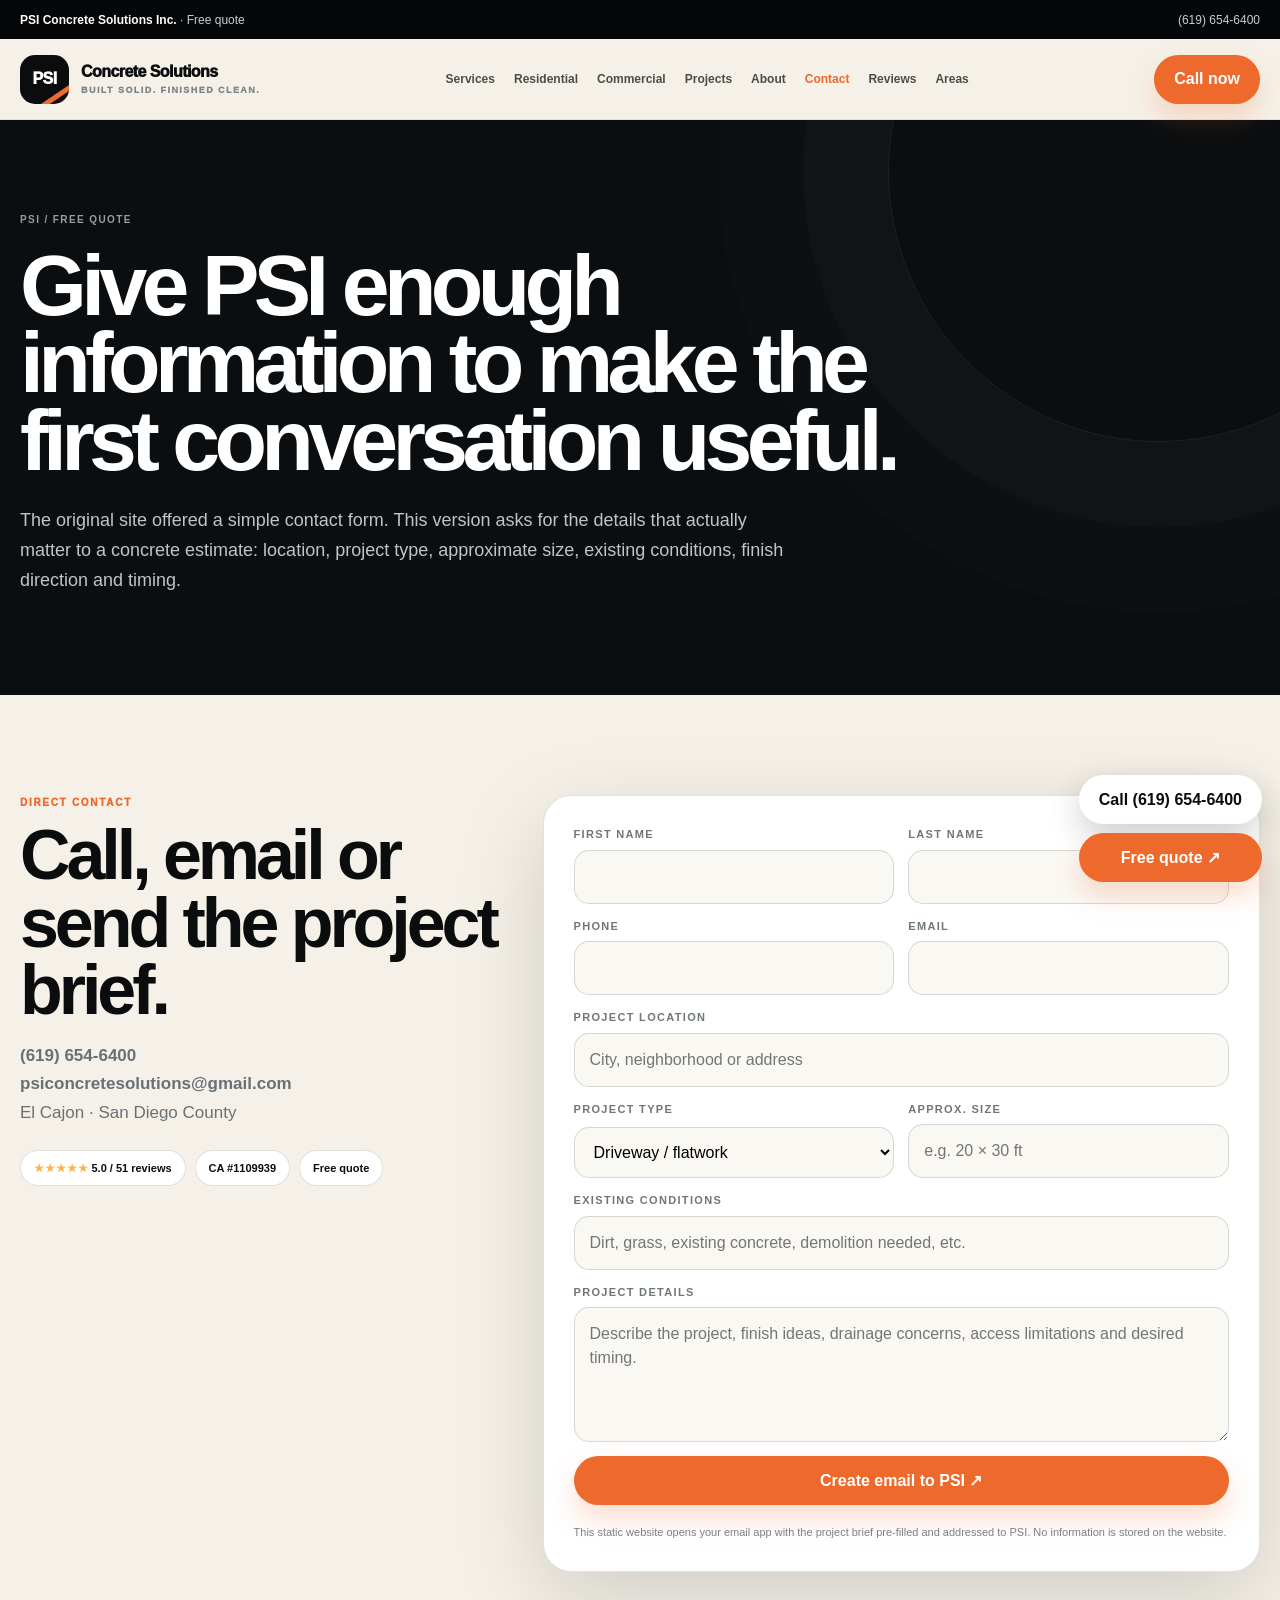
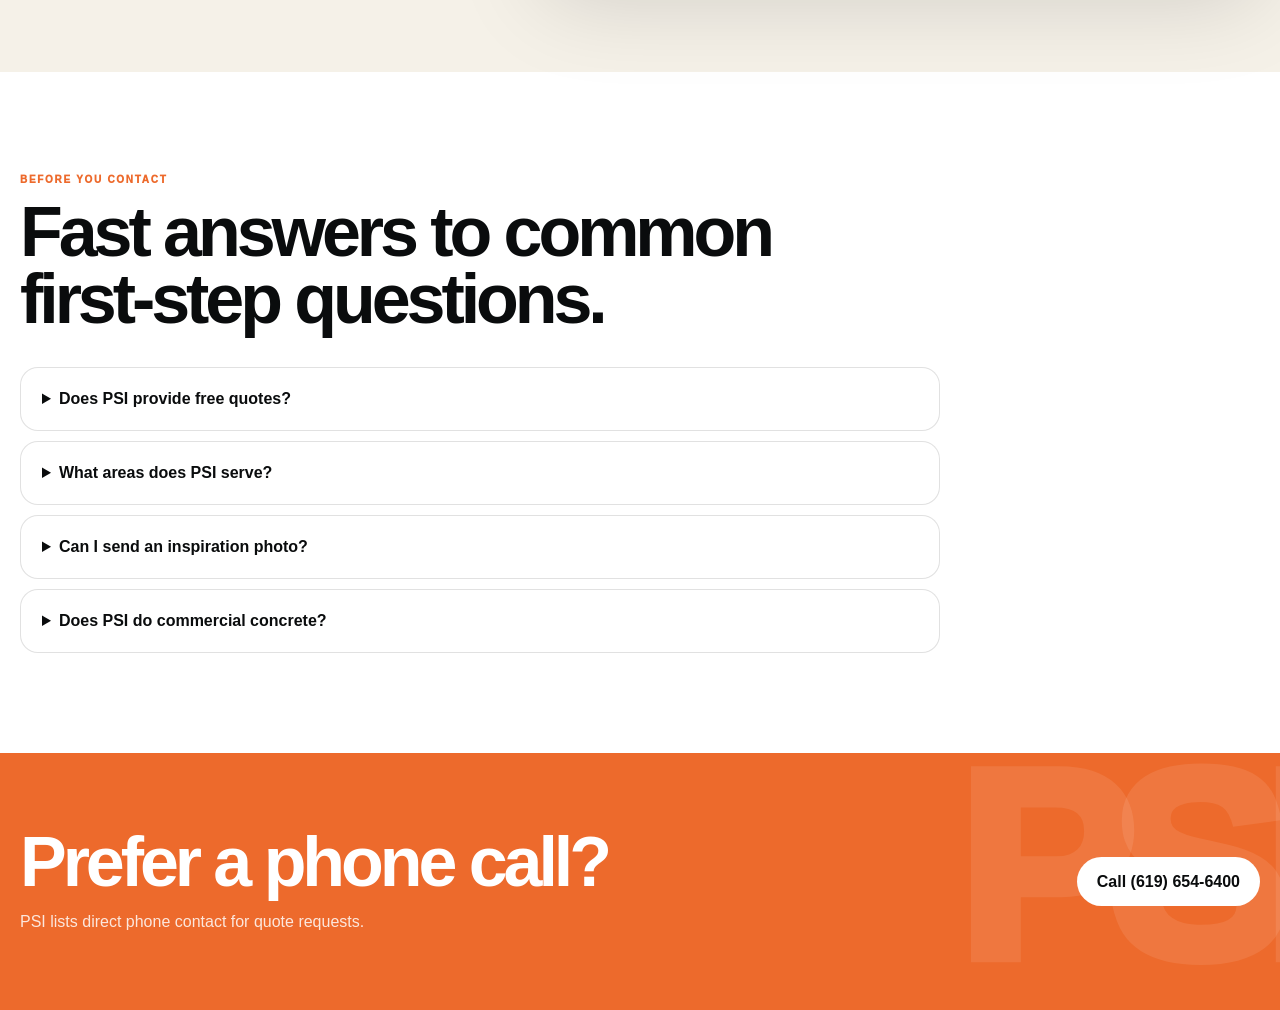
<file: contact.html>
<!doctype html><html lang="en"><head><meta charset="utf-8"><meta name="viewport" content="width=device-width,initial-scale=1"><title>Free Concrete Quote | PSI Concrete Solutions</title><meta name="description" content="Request a free quote from PSI Concrete Solutions Inc. in El Cajon. Call (619) 654-6400 or send project details online."><link rel="stylesheet" href="styles.css"></head><body><div class="top"><div class="wrap"><span><strong>PSI Concrete Solutions Inc.</strong> · Free quote</span><span><a href="tel:+16196546400">(619) 654-6400</a></span></div></div><header class="header"><div class="wrap nav"><a class="brand" href="index.html"><span class="mark">PSI</span><span>Concrete Solutions<small>Built solid. Finished clean.</small></span></a><nav class="links"><a href="services.html">Services</a><a href="residential.html">Residential</a><a href="commercial.html">Commercial</a><a href="projects.html">Projects</a><a href="about.html">About</a><a class="active" href="contact.html">Contact</a></nav><div class="nav-actions"><a class="btn orange" href="tel:+16196546400">Call now</a><button class="menu" data-menu>☰</button></div></div></header><div class="mobile-nav" data-mobile-nav><a href="services.html"><span>Services</span><span>↗</span></a><a href="projects.html"><span>Projects</span><span>↗</span></a><a href="reviews.html"><span>Reviews</span><span>↗</span></a><a href="contact.html"><span>Contact</span><span>↗</span></a></div><main><section class="subhero"><div class="wrap"><div class="crumb">PSI / Free Quote</div><h1>Give PSI enough information to make the first conversation useful.</h1><p>The original site offered a simple contact form. This version asks for the details that actually matter to a concrete estimate: location, project type, approximate size, existing conditions, finish direction and timing.</p></div></section><section class="section"><div class="wrap quote-grid"><div class="quote-copy"><div class="eyebrow">Direct contact</div><h2>Call, email or send the project brief.</h2><p class="lede"><a href="tel:+16196546400"><b>(619) 654-6400</b></a><br><a href="mailto:psiconcretesolutions@gmail.com"><b>psiconcretesolutions@gmail.com</b></a><br>El Cajon · San Diego County</p><div class="trust-pills"><span class="trust-pill"><span class="stars">★★★★★</span> 5.0 / 51 reviews</span><span class="trust-pill">CA #1109939</span><span class="trust-pill">Free quote</span></div></div><form class="form" data-quote-form><div class="form-grid"><div class="field"><label>First name</label><input name="First name" required autocomplete="given-name"></div><div class="field"><label>Last name</label><input name="Last name" autocomplete="family-name"></div><div class="field"><label>Phone</label><input name="Phone" required autocomplete="tel"></div><div class="field"><label>Email</label><input type="email" name="Email" required autocomplete="email"></div><div class="field full"><label>Project location</label><input name="Project location" placeholder="City, neighborhood or address"></div><div class="field"><label>Project type</label><select name="Project type"><option>Driveway / flatwork</option><option>Patio / walkway</option><option>Stamped concrete</option><option>Stained concrete</option><option>Slab / pad</option><option>Commercial concrete</option><option>Repair / restoration</option><option>Other</option></select></div><div class="field"><label>Approx. size</label><input name="Approximate size" placeholder="e.g. 20 × 30 ft"></div><div class="field full"><label>Existing conditions</label><input name="Existing conditions" placeholder="Dirt, grass, existing concrete, demolition needed, etc."></div><div class="field full"><label>Project details</label><textarea name="Project details" placeholder="Describe the project, finish ideas, drainage concerns, access limitations and desired timing."></textarea></div><div class="field full"><button class="btn orange" type="submit">Create email to PSI ↗</button><div class="notice">This static website opens your email app with the project brief pre-filled and addressed to PSI. No information is stored on the website.</div></div></div></form></div></section><section class="section white"><div class="wrap"><div class="eyebrow">Before you contact</div><h2 style="max-width:840px">Fast answers to common first-step questions.</h2><div class="faq" style="margin-top:34px"><details><summary>Does PSI provide free quotes?</summary><p>Yes. PSI’s original site invites customers to book or request a free quote.</p></details><details><summary>What areas does PSI serve?</summary><p>Public service-area profiles include El Cajon, San Diego, Chula Vista, Oceanside, San Marcos and Vista, with surrounding San Diego County communities served based on project availability.</p></details><details><summary>Can I send an inspiration photo?</summary><p>Yes. The best approach is to reference a project from the PSI gallery or attach inspiration images when you email the company.</p></details><details><summary>Does PSI do commercial concrete?</summary><p>Yes. BBB describes PSI as providing both residential and commercial concrete services.</p></details></div></div></section></main><section class="cta"><div class="wrap cta-grid"><div><h2>Prefer a phone call?</h2><p>PSI lists direct phone contact for quote requests.</p></div><a class="btn light" href="tel:+16196546400">Call (619) 654-6400</a></div></section><script src="script.js"></script></body></html>
</file>
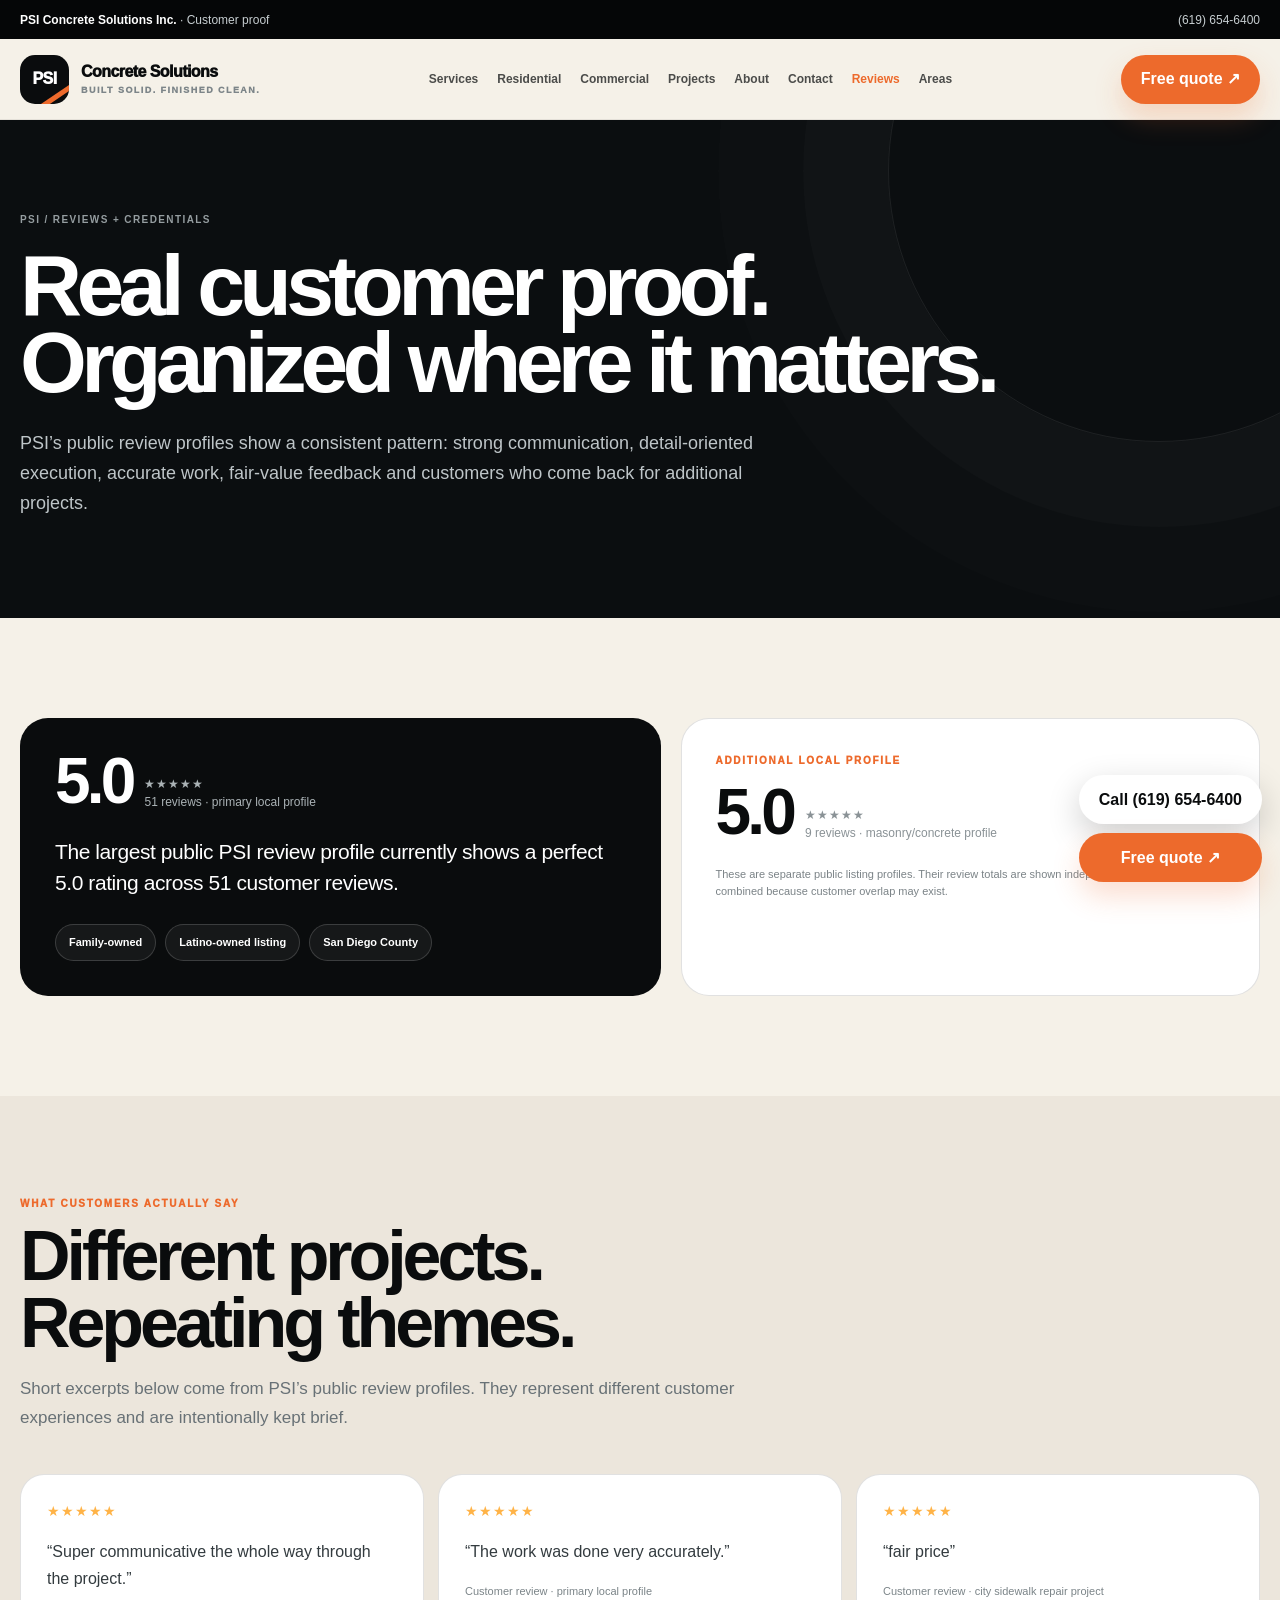
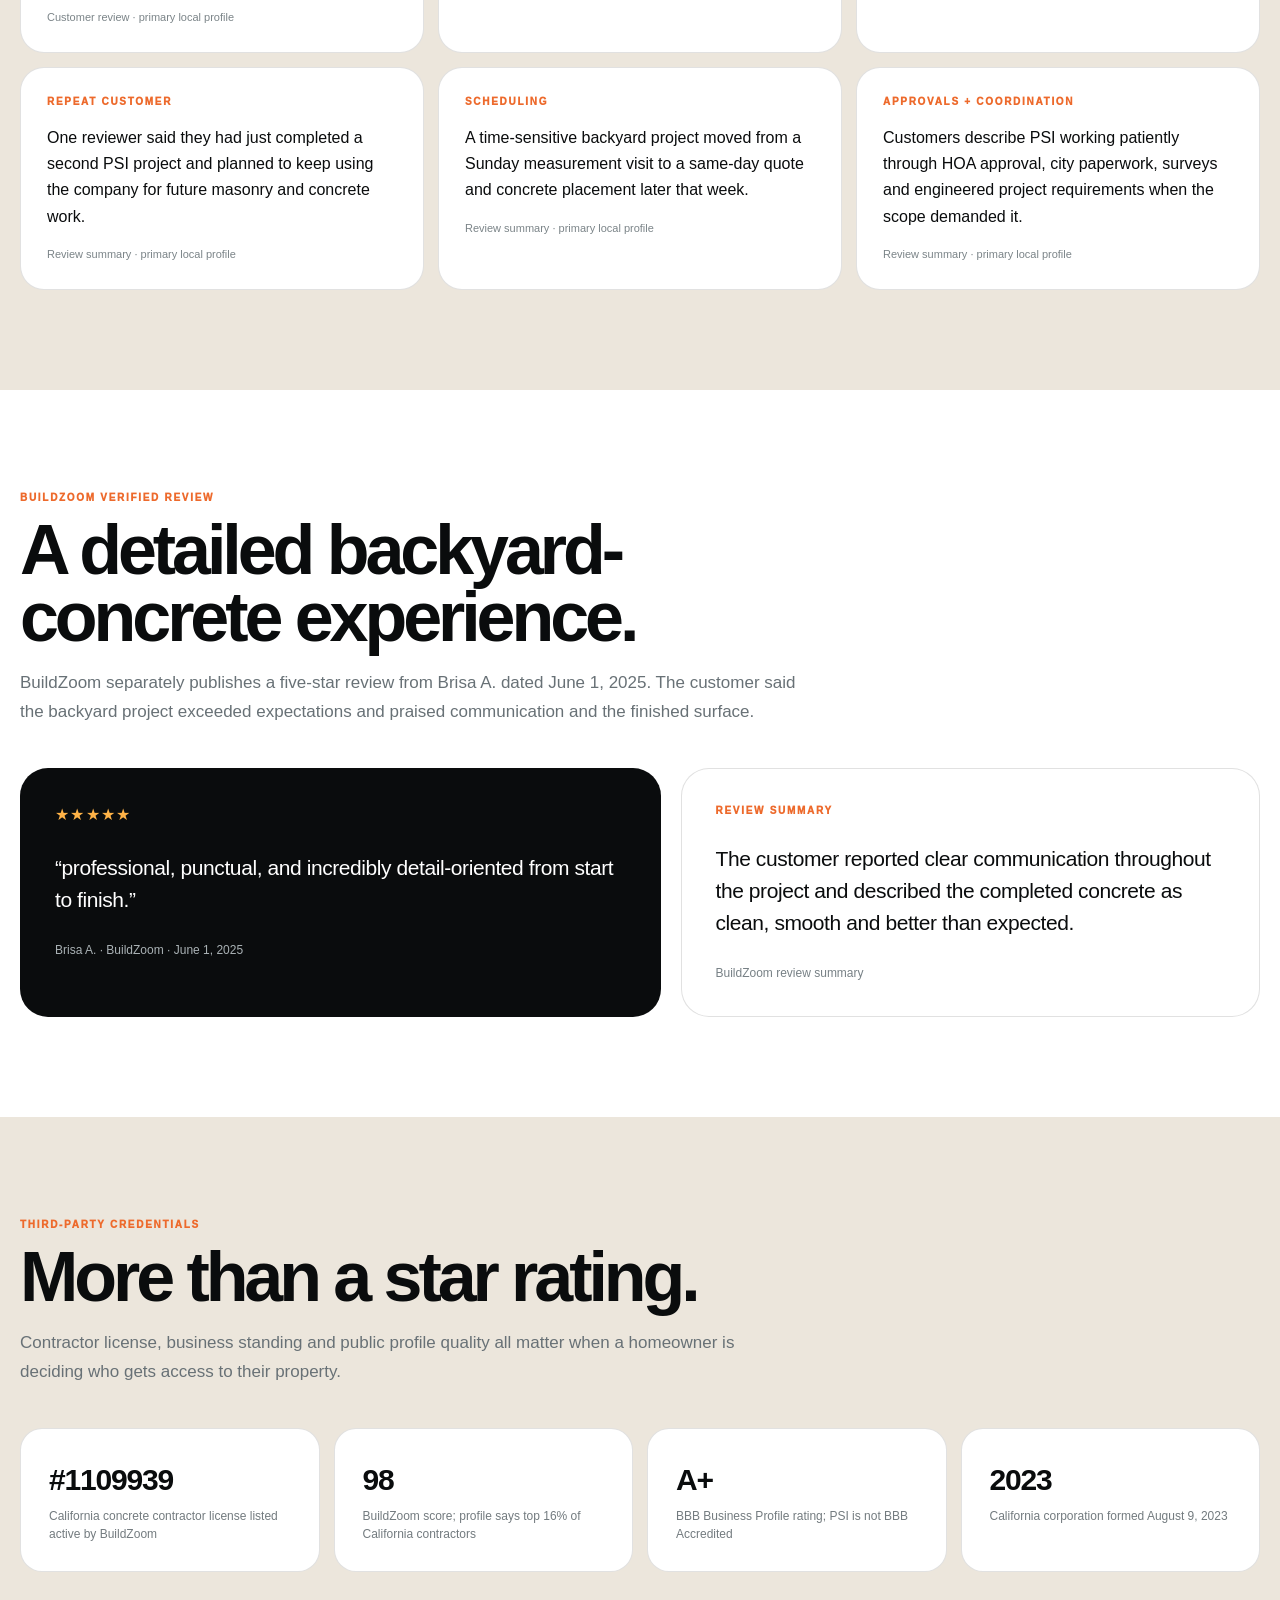
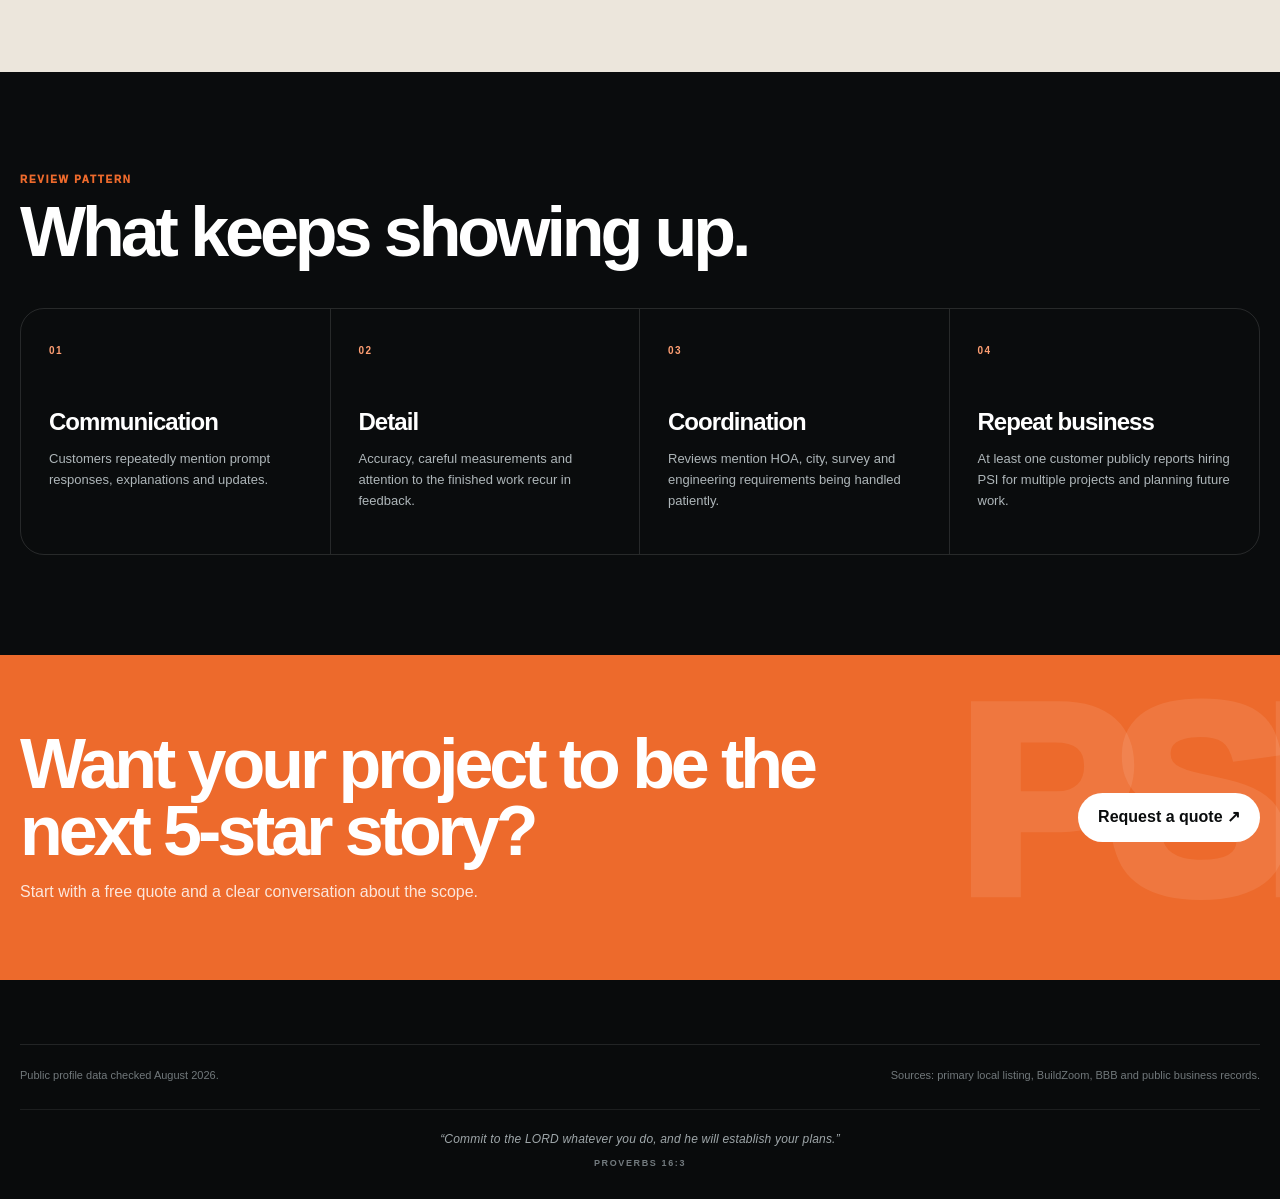
<file: reviews.html>
<!doctype html><html lang="en"><head><meta charset="utf-8"><meta name="viewport" content="width=device-width,initial-scale=1"><title>Reviews & Credentials | PSI Concrete Solutions</title><meta name="description" content="Real customer feedback, public ratings, license details and trust credentials for PSI Concrete Solutions Inc. in El Cajon, California."><link rel="stylesheet" href="styles.css"></head><body><div class="top"><div class="wrap"><span><strong>PSI Concrete Solutions Inc.</strong> · Customer proof</span><span><a href="tel:+16196546400">(619) 654-6400</a></span></div></div><header class="header"><div class="wrap nav"><a class="brand" href="index.html"><span class="mark">PSI</span><span>Concrete Solutions<small>Built solid. Finished clean.</small></span></a><nav class="links"><a href="services.html">Services</a><a href="residential.html">Residential</a><a href="commercial.html">Commercial</a><a href="projects.html">Projects</a><a href="about.html">About</a><a href="contact.html">Contact</a></nav><div class="nav-actions"><a class="btn orange" href="contact.html">Free quote ↗</a><button class="menu" data-menu>☰</button></div></div></header><div class="mobile-nav" data-mobile-nav><a href="services.html"><span>Services</span><span>↗</span></a><a href="projects.html"><span>Projects</span><span>↗</span></a><a href="about.html"><span>About</span><span>↗</span></a><a href="contact.html"><span>Contact</span><span>↗</span></a></div><main><section class="subhero"><div class="wrap"><div class="crumb">PSI / Reviews + Credentials</div><h1>Real customer proof. Organized where it matters.</h1><p>PSI’s public review profiles show a consistent pattern: strong communication, detail-oriented execution, accurate work, fair-value feedback and customers who come back for additional projects.</p></div></section><section class="section"><div class="wrap"><div class="ratings"><div class="rating-card featured"><div class="score"><b>5.0</b><span><span class="stars">★★★★★</span><br>51 reviews · primary local profile</span></div><p class="review-quote">The largest public PSI review profile currently shows a perfect 5.0 rating across 51 customer reviews.</p><div class="trust-pills"><span class="trust-pill">Family-owned</span><span class="trust-pill">Latino-owned listing</span><span class="trust-pill">San Diego County</span></div></div><div class="rating-card"><div class="eyebrow">Additional local profile</div><div class="score" style="margin-top:16px"><b>5.0</b><span><span class="stars">★★★★★</span><br>9 reviews · masonry/concrete profile</span></div><p class="source-note" style="margin-top:24px">These are separate public listing profiles. Their review totals are shown independently and are not combined because customer overlap may exist.</p></div></div></div></section><section class="section soft"><div class="wrap"><div class="head"><div class="copy"><div class="eyebrow">What customers actually say</div><h2>Different projects. Repeating themes.</h2><p class="lede">Short excerpts below come from PSI’s public review profiles. They represent different customer experiences and are intentionally kept brief.</p></div></div><div class="review-grid"><article class="review-card"><div class="stars">★★★★★</div><blockquote>“Super communicative the whole way through the project.”</blockquote><footer>Customer review · primary local profile</footer></article><article class="review-card"><div class="stars">★★★★★</div><blockquote>“The work was done very accurately.”</blockquote><footer>Customer review · primary local profile</footer></article><article class="review-card"><div class="stars">★★★★★</div><blockquote>“fair price”</blockquote><footer>Customer review · city sidewalk repair project</footer></article></div><div class="review-grid" style="margin-top:14px"><article class="review-card"><div class="eyebrow">Repeat customer</div><p style="font-size:16px;line-height:1.65">One reviewer said they had just completed a second PSI project and planned to keep using the company for future masonry and concrete work.</p><footer>Review summary · primary local profile</footer></article><article class="review-card"><div class="eyebrow">Scheduling</div><p style="font-size:16px;line-height:1.65">A time-sensitive backyard project moved from a Sunday measurement visit to a same-day quote and concrete placement later that week.</p><footer>Review summary · primary local profile</footer></article><article class="review-card"><div class="eyebrow">Approvals + coordination</div><p style="font-size:16px;line-height:1.65">Customers describe PSI working patiently through HOA approval, city paperwork, surveys and engineered project requirements when the scope demanded it.</p><footer>Review summary · primary local profile</footer></article></div></div></section><section class="section white"><div class="wrap"><div class="head"><div class="copy"><div class="eyebrow">BuildZoom verified review</div><h2>A detailed backyard-concrete experience.</h2><p class="lede">BuildZoom separately publishes a five-star review from Brisa A. dated June 1, 2025. The customer said the backyard project exceeded expectations and praised communication and the finished surface.</p></div></div><div class="ratings"><div class="rating-card featured"><div class="stars">★★★★★</div><p class="review-quote">“professional, punctual, and incredibly detail-oriented from start to finish.”</p><div class="review-by">Brisa A. · BuildZoom · June 1, 2025</div></div><div class="rating-card"><div class="eyebrow">Review summary</div><p class="review-quote">The customer reported clear communication throughout the project and described the completed concrete as clean, smooth and better than expected.</p><div class="review-by">BuildZoom review summary</div></div></div></div></section><section class="section soft"><div class="wrap"><div class="head"><div class="copy"><div class="eyebrow">Third-party credentials</div><h2>More than a star rating.</h2><p class="lede">Contractor license, business standing and public profile quality all matter when a homeowner is deciding who gets access to their property.</p></div></div><div class="numbers"><div class="number"><b>#1109939</b><span>California concrete contractor license listed active by BuildZoom</span></div><div class="number"><b>98</b><span>BuildZoom score; profile says top 16% of California contractors</span></div><div class="number"><b>A+</b><span>BBB Business Profile rating; PSI is not BBB Accredited</span></div><div class="number"><b>2023</b><span>California corporation formed August 9, 2023</span></div></div></div></section><section class="section dark"><div class="wrap"><div class="head"><div class="copy"><div class="eyebrow">Review pattern</div><h2>What keeps showing up.</h2></div></div><div class="process"><div class="step"><small>01</small><h3>Communication</h3><p>Customers repeatedly mention prompt responses, explanations and updates.</p></div><div class="step"><small>02</small><h3>Detail</h3><p>Accuracy, careful measurements and attention to the finished work recur in feedback.</p></div><div class="step"><small>03</small><h3>Coordination</h3><p>Reviews mention HOA, city, survey and engineering requirements being handled patiently.</p></div><div class="step"><small>04</small><h3>Repeat business</h3><p>At least one customer publicly reports hiring PSI for multiple projects and planning future work.</p></div></div></div></section></main><section class="cta"><div class="wrap cta-grid"><div><h2>Want your project to be the next 5-star story?</h2><p>Start with a free quote and a clear conversation about the scope.</p></div><a class="btn light" href="contact.html">Request a quote ↗</a></div></section><footer class="footer"><div class="wrap"><div class="bottom" style="margin-top:0"><span>Public profile data checked August 2026.</span><span>Sources: primary local listing, BuildZoom, BBB and public business records.</span></div></div></footer><script src="script.js"></script></body></html>
</file>
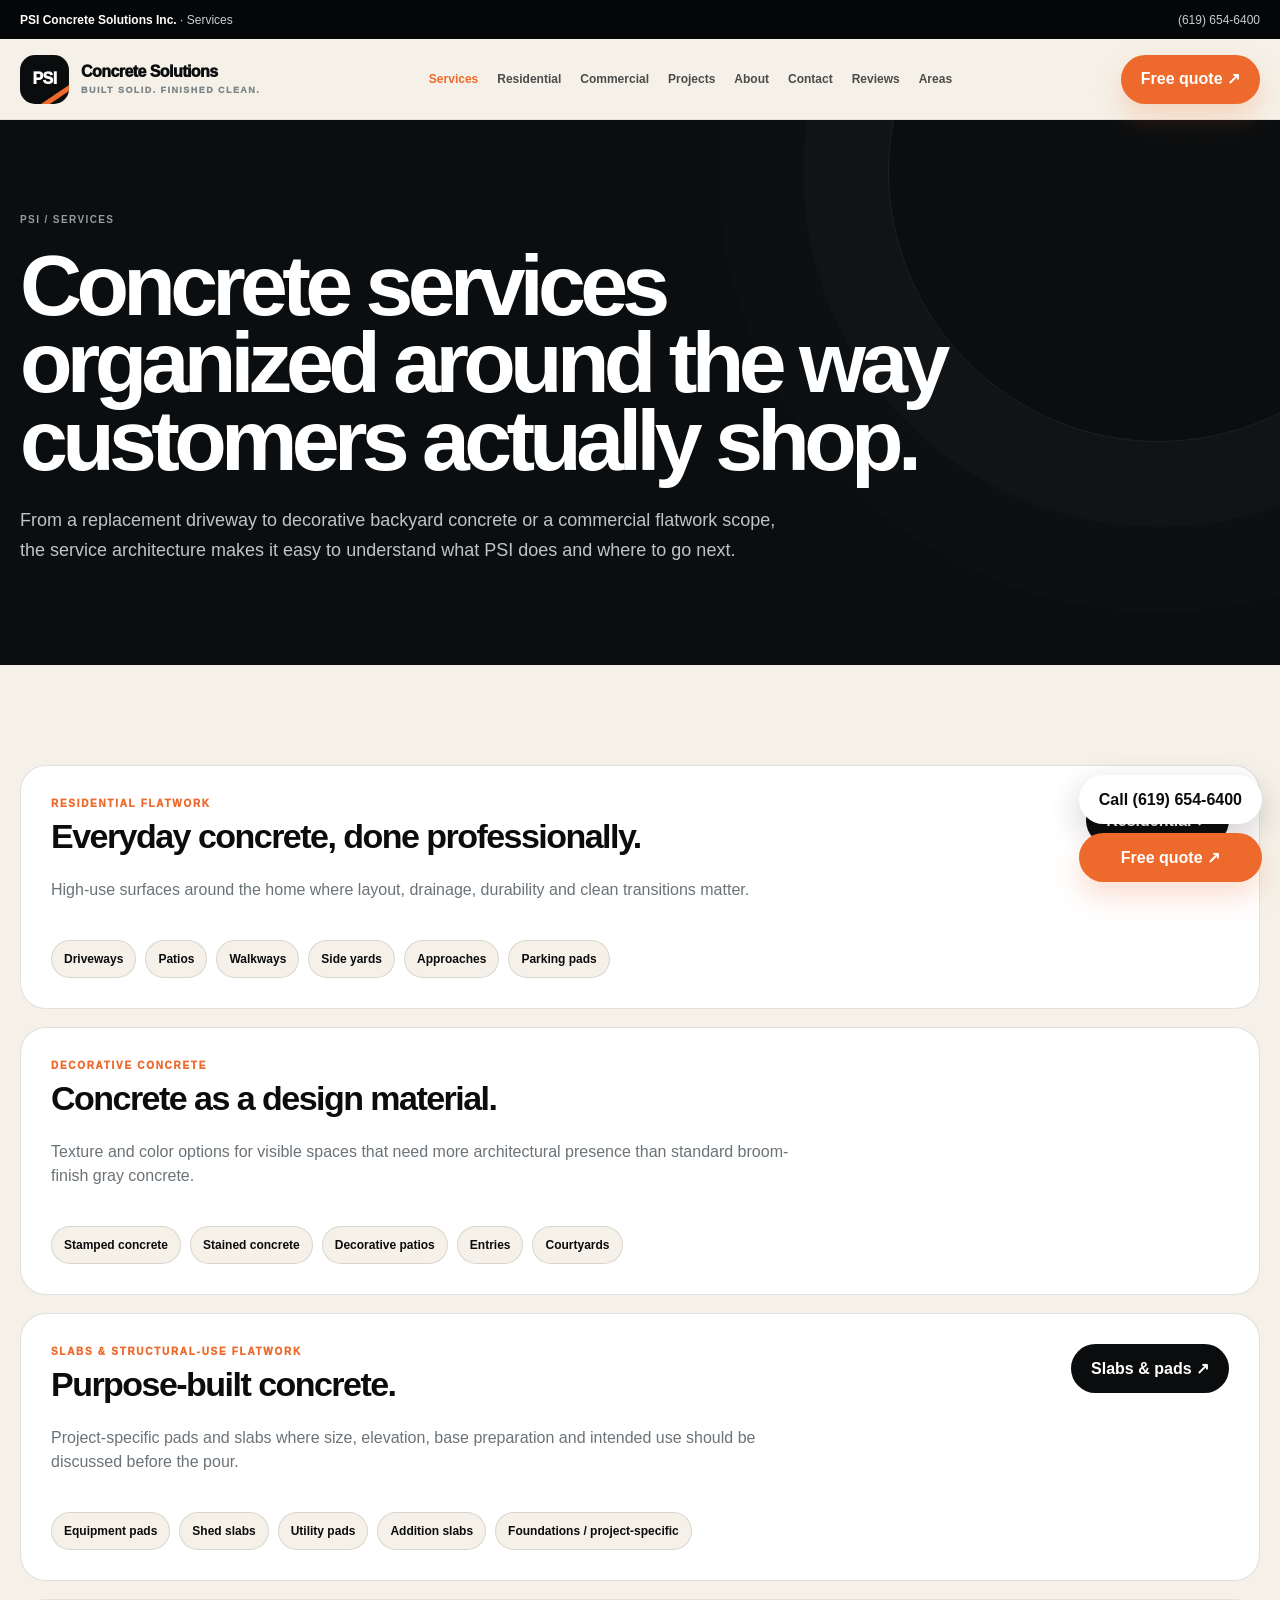
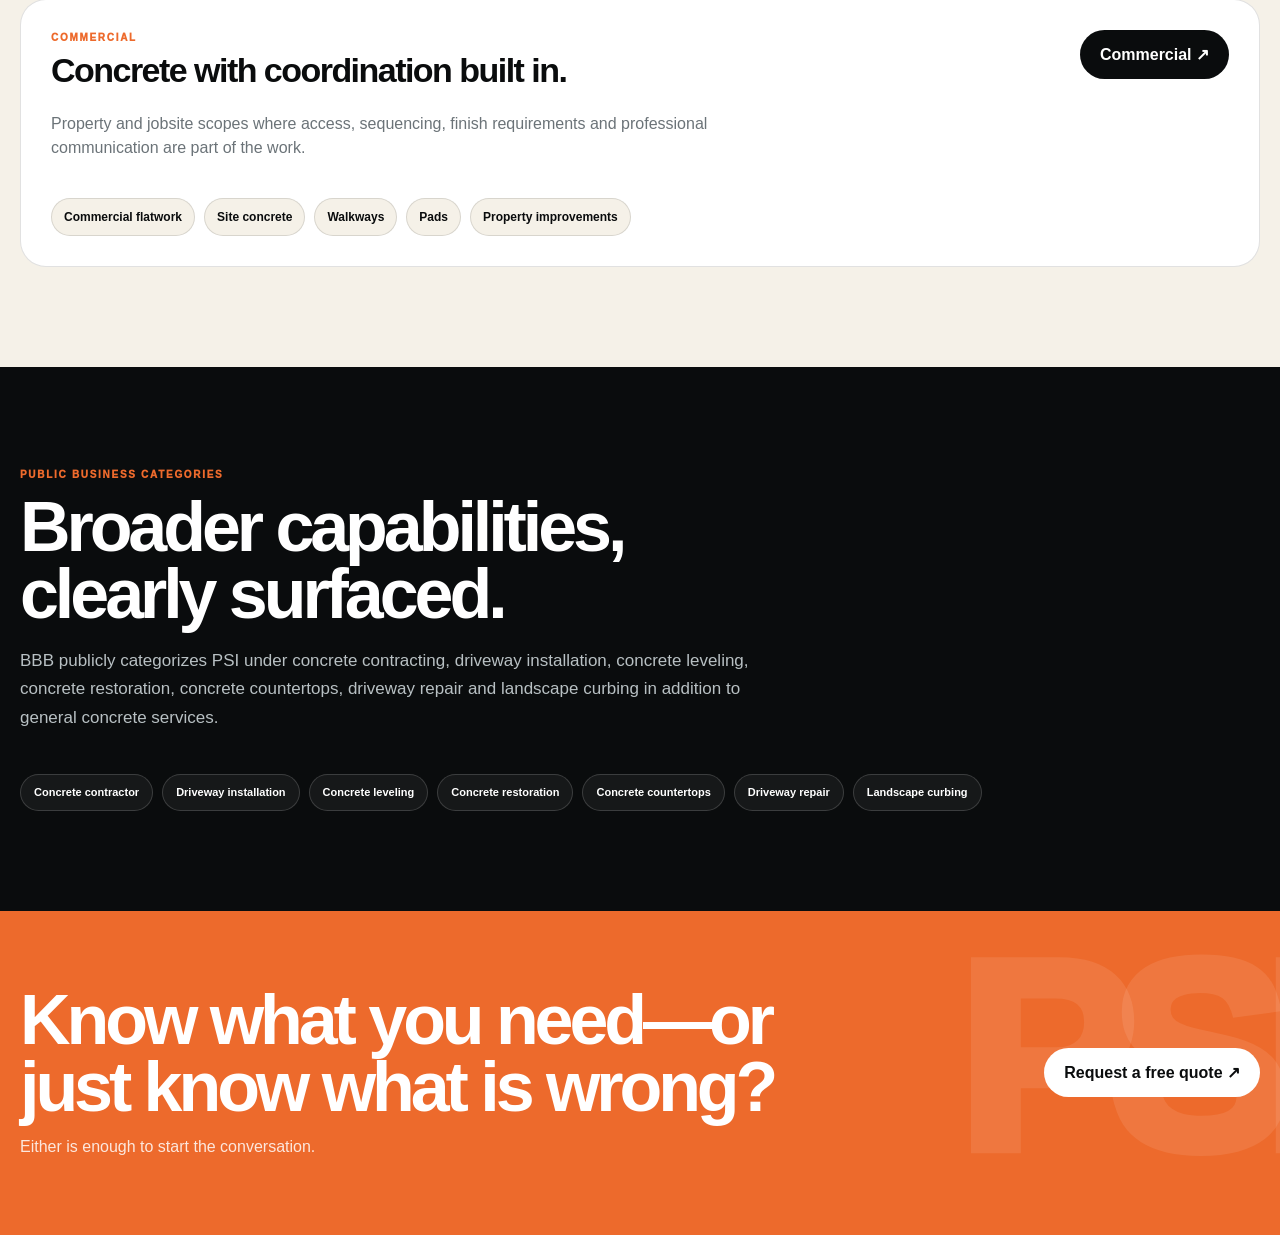
<file: services.html>
<!doctype html><html lang="en"><head><meta charset="utf-8"><meta name="viewport" content="width=device-width,initial-scale=1"><title>Concrete Services | PSI Concrete Solutions</title><meta name="description" content="Driveways, patios, walkways, stamped concrete, stained concrete, slabs, pads, concrete restoration and commercial concrete in San Diego County."><link rel="stylesheet" href="styles.css"></head><body><div class="top"><div class="wrap"><span><strong>PSI Concrete Solutions Inc.</strong> · Services</span><span><a href="tel:+16196546400">(619) 654-6400</a></span></div></div><header class="header"><div class="wrap nav"><a class="brand" href="index.html"><span class="mark">PSI</span><span>Concrete Solutions<small>Built solid. Finished clean.</small></span></a><nav class="links"><a class="active" href="services.html">Services</a><a href="residential.html">Residential</a><a href="commercial.html">Commercial</a><a href="projects.html">Projects</a><a href="about.html">About</a><a href="contact.html">Contact</a></nav><div class="nav-actions"><a class="btn orange" href="contact.html">Free quote ↗</a><button class="menu" data-menu>☰</button></div></div></header><div class="mobile-nav" data-mobile-nav><a href="services.html"><span>Services</span><span>↗</span></a><a href="residential.html"><span>Residential</span><span>↗</span></a><a href="commercial.html"><span>Commercial</span><span>↗</span></a><a href="projects.html"><span>Projects</span><span>↗</span></a><a href="contact.html"><span>Contact</span><span>↗</span></a></div><main><section class="subhero"><div class="wrap"><div class="crumb">PSI / Services</div><h1>Concrete services organized around the way customers actually shop.</h1><p>From a replacement driveway to decorative backyard concrete or a commercial flatwork scope, the service architecture makes it easy to understand what PSI does and where to go next.</p></div></section><section class="section"><div class="wrap"><div class="service-groups"><article class="service-group"><div class="service-group-head"><div><div class="eyebrow">Residential flatwork</div><h3>Everyday concrete, done professionally.</h3><p>High-use surfaces around the home where layout, drainage, durability and clean transitions matter.</p></div><a class="btn dark" href="residential.html">Residential ↗</a></div><div class="chips"><a class="chip" href="driveways.html">Driveways</a><a class="chip" href="patios.html">Patios</a><span class="chip">Walkways</span><span class="chip">Side yards</span><span class="chip">Approaches</span><span class="chip">Parking pads</span></div></article><article class="service-group"><div class="service-group-head"><div><div class="eyebrow">Decorative concrete</div><h3>Concrete as a design material.</h3><p>Texture and color options for visible spaces that need more architectural presence than standard broom-finish gray concrete.</p></div></div><div class="chips"><a class="chip" href="stamped-concrete.html">Stamped concrete</a><a class="chip" href="stained-concrete.html">Stained concrete</a><span class="chip">Decorative patios</span><span class="chip">Entries</span><span class="chip">Courtyards</span></div></article><article class="service-group"><div class="service-group-head"><div><div class="eyebrow">Slabs & structural-use flatwork</div><h3>Purpose-built concrete.</h3><p>Project-specific pads and slabs where size, elevation, base preparation and intended use should be discussed before the pour.</p></div><a class="btn dark" href="slabs.html">Slabs & pads ↗</a></div><div class="chips"><span class="chip">Equipment pads</span><span class="chip">Shed slabs</span><span class="chip">Utility pads</span><span class="chip">Addition slabs</span><span class="chip">Foundations / project-specific</span></div></article><article class="service-group"><div class="service-group-head"><div><div class="eyebrow">Commercial</div><h3>Concrete with coordination built in.</h3><p>Property and jobsite scopes where access, sequencing, finish requirements and professional communication are part of the work.</p></div><a class="btn dark" href="commercial.html">Commercial ↗</a></div><div class="chips"><span class="chip">Commercial flatwork</span><span class="chip">Site concrete</span><span class="chip">Walkways</span><span class="chip">Pads</span><span class="chip">Property improvements</span></div></article></div></div></section><section class="section dark"><div class="wrap"><div class="head"><div class="copy"><div class="eyebrow">Public business categories</div><h2>Broader capabilities, clearly surfaced.</h2><p class="lede">BBB publicly categorizes PSI under concrete contracting, driveway installation, concrete leveling, concrete restoration, concrete countertops, driveway repair and landscape curbing in addition to general concrete services.</p></div></div><div class="trust-pills"><span class="trust-pill">Concrete contractor</span><span class="trust-pill">Driveway installation</span><span class="trust-pill">Concrete leveling</span><span class="trust-pill">Concrete restoration</span><span class="trust-pill">Concrete countertops</span><span class="trust-pill">Driveway repair</span><span class="trust-pill">Landscape curbing</span></div></div></section></main><section class="cta"><div class="wrap cta-grid"><div><h2>Know what you need—or just know what is wrong?</h2><p>Either is enough to start the conversation.</p></div><a class="btn light" href="contact.html">Request a free quote ↗</a></div></section><script src="script.js"></script></body></html>
</file>
<file: styles.css>
:root{--ink:#0a0c0d;--ink2:#111518;--ink3:#1b2024;--paper:#f5f1e8;--paper2:#ece6dc;--white:#fff;--muted:#687076;--muted2:#9da5aa;--orange:#ed6a2c;--orange2:#ff9f73;--green:#1f7a52;--line:rgba(10,12,13,.12);--dline:rgba(255,255,255,.12);--shadow:0 28px 90px rgba(8,10,11,.15);--shadow2:0 18px 50px rgba(8,10,11,.1);--max:1240px;--r:26px;--r2:18px}*{box-sizing:border-box}html{scroll-behavior:smooth}body{margin:0;background:var(--paper);color:var(--ink);font-family:-apple-system,BlinkMacSystemFont,"Segoe UI",Inter,Arial,sans-serif;-webkit-font-smoothing:antialiased;line-height:1.5}body.menu-open{overflow:hidden}img{max-width:100%;display:block}a{text-decoration:none;color:inherit}button,input,textarea,select{font:inherit}.wrap{width:min(var(--max),calc(100% - 40px));margin:auto}.top{background:#050607;color:#c7ced1;font-size:12px}.top .wrap{min-height:39px;display:flex;align-items:center;justify-content:space-between;gap:18px}.top strong{color:#fff}.top a:hover{color:#fff}.header{position:sticky;top:0;z-index:80;background:rgba(245,241,232,.93);backdrop-filter:blur(18px);border-bottom:1px solid rgba(10,12,13,.07)}.nav{min-height:80px;display:flex;align-items:center;justify-content:space-between;gap:22px}.brand{display:flex;align-items:center;gap:12px;font-weight:950;letter-spacing:-.035em;min-width:max-content}.mark{width:49px;height:49px;border-radius:15px;background:var(--ink);color:#fff;display:grid;place-items:center;position:relative;overflow:hidden}.mark:after{content:"";position:absolute;width:48px;height:5px;background:var(--orange);transform:rotate(-34deg);right:-16px;bottom:8px}.brand small{display:block;font-size:9px;letter-spacing:.16em;text-transform:uppercase;color:#7d8589}.links{display:flex;align-items:center;gap:19px;font-size:12px;font-weight:850}.links a{opacity:.72}.links a:hover,.links a.active{opacity:1;color:var(--orange)}.nav-actions{display:flex;align-items:center;gap:10px}.btn{display:inline-flex;align-items:center;justify-content:center;gap:8px;min-height:49px;padding:0 19px;border-radius:999px;border:1px solid transparent;font-weight:900;cursor:pointer;transition:.2s ease}.btn:hover{transform:translateY(-2px)}.btn.orange{background:var(--orange);color:#fff;box-shadow:0 14px 28px rgba(237,106,44,.22)}.btn.dark{background:var(--ink);color:#fff}.btn.light{background:#fff;color:var(--ink)}.btn.outline{border-color:rgba(10,12,13,.16);background:transparent}.btn.ghost{border-color:rgba(255,255,255,.25);color:#fff;background:rgba(255,255,255,.04)}.menu{display:none;border:0;background:none;font-size:25px;line-height:1;cursor:pointer}.mobile-nav{display:none;position:fixed;inset:119px 0 0;z-index:70;background:rgba(245,241,232,.985);backdrop-filter:blur(20px);padding:22px 20px 30px;overflow:auto}.mobile-nav.open{display:block}.mobile-nav>a:not(.btn){display:flex;justify-content:space-between;align-items:center;padding:17px 4px;border-bottom:1px solid var(--line);font-size:24px;font-weight:900;letter-spacing:-.04em}.mobile-nav .btn{width:100%;margin-top:20px}.hero{position:relative;overflow:hidden;background:#0b0e10;color:#fff}.hero-media{position:absolute;inset:0}.hero-media img{width:100%;height:100%;object-fit:cover;opacity:.36;filter:saturate(.78) contrast(1.06)}.hero-media:after{content:"";position:absolute;inset:0;background:linear-gradient(90deg,rgba(7,9,10,.98) 0%,rgba(7,9,10,.9) 40%,rgba(7,9,10,.42) 72%,rgba(7,9,10,.2) 100%),linear-gradient(0deg,#0b0e10 0%,transparent 45%)}.hero-grid{position:relative;z-index:2;min-height:720px;padding:96px 0 64px;display:grid;grid-template-columns:1.13fr .87fr;align-items:end;gap:58px}.kicker,.eyebrow{text-transform:uppercase;letter-spacing:.17em;font-size:10px;font-weight:950;color:var(--orange)}.kicker{display:flex;align-items:center;gap:10px;color:var(--orange2)}.kicker:before{content:"";width:28px;height:2px;background:currentColor}h1{font-size:clamp(60px,8vw,100px);line-height:.9;letter-spacing:-.066em;margin:20px 0 26px}.hero p{font-size:clamp(17px,2vw,21px);line-height:1.64;color:#c3cbce;max-width:710px;margin:0 0 30px}.hero-actions{display:flex;gap:11px;flex-wrap:wrap}.glass{border:1px solid rgba(255,255,255,.15);border-radius:28px;padding:27px;background:linear-gradient(180deg,rgba(255,255,255,.1),rgba(255,255,255,.035));backdrop-filter:blur(15px);box-shadow:0 28px 70px rgba(0,0,0,.25)}.glass small{font-size:10px;text-transform:uppercase;letter-spacing:.15em;color:#9ca5a9;font-weight:900}.glass h3{font-size:30px;line-height:1.04;letter-spacing:-.045em;margin:11px 0 20px}.rule{height:1px;background:rgba(255,255,255,.12);margin:20px 0}.meta-grid{display:grid;grid-template-columns:1fr 1fr;gap:10px}.meta-grid div{padding:14px;border-radius:17px;background:rgba(255,255,255,.055)}.meta-grid b{display:block;font-size:13px}.meta-grid span{font-size:11px;color:#afb6b9}.trustbar{position:relative;z-index:2;border-top:1px solid rgba(255,255,255,.12);background:rgba(4,6,7,.77)}.trustgrid{display:grid;grid-template-columns:repeat(4,1fr)}.trustitem{padding:22px 20px;border-right:1px solid rgba(255,255,255,.1)}.trustitem:last-child{border-right:0}.trustitem b{display:block;font-size:15px}.trustitem span{font-size:11px;color:#9ba3a6}.stars{letter-spacing:.08em;color:#ffb347}.section{padding:100px 0}.white{background:#fff}.dark{background:var(--ink);color:#fff}.soft{background:var(--paper2)}.head{display:flex;align-items:end;justify-content:space-between;gap:40px;margin-bottom:42px}.head .copy{max-width:790px}h2{font-size:clamp(40px,5.5vw,70px);line-height:.96;letter-spacing:-.058em;margin:12px 0 0}.lede{font-size:17px;line-height:1.68;color:#687176;max-width:780px;margin:18px 0 0}.dark .lede{color:#b8c0c3}.cards{display:grid;grid-template-columns:repeat(3,1fr);gap:15px}.card{background:#fff;border:1px solid var(--line);border-radius:24px;padding:27px;min-height:300px;display:flex;flex-direction:column;justify-content:space-between;transition:.25s;position:relative;overflow:hidden}.card:hover{transform:translateY(-6px);box-shadow:var(--shadow);border-color:transparent}.card:after{content:"";position:absolute;width:145px;height:145px;border-radius:50%;right:-72px;top:-72px;background:rgba(237,106,44,.08)}.card small{font-size:10px;letter-spacing:.15em;font-weight:900;color:var(--orange)}.card h3{font-size:26px;line-height:1.04;letter-spacing:-.045em;margin:24px 0 13px}.card p{font-size:14px;color:#6b7377;line-height:1.64;margin:0}.card .go{font-size:23px}.split{display:grid;grid-template-columns:1fr 1fr;gap:20px;align-items:stretch}.panel{border-radius:28px;padding:42px;background:var(--paper2)}.panel.darkish{background:#15191b;color:#fff}.panel h3{font-size:clamp(35px,4.6vw,54px);line-height:.99;letter-spacing:-.052em;margin:12px 0 18px}.panel p{color:#666f73;font-size:16px;line-height:1.68}.panel.darkish p{color:#b3bbbe}.checks{display:grid;margin:26px 0 30px;border-top:1px solid var(--line)}.check{display:grid;grid-template-columns:30px 1fr;gap:12px;padding:15px 0;border-bottom:1px solid var(--line)}.check i{width:23px;height:23px;border-radius:50%;display:grid;place-items:center;background:rgba(237,106,44,.12);color:var(--orange);font-style:normal;font-weight:900;font-size:11px}.check b{font-size:14px}.check span{font-size:12px;color:#727b7f}.photo-panel{min-height:520px;border-radius:28px;position:relative;overflow:hidden;box-shadow:var(--shadow);background:#bdb7ae}.photo-panel img{position:absolute;inset:0;width:100%;height:100%;object-fit:cover}.photo-panel:after{content:"";position:absolute;inset:0;background:linear-gradient(0deg,rgba(7,9,10,.52),transparent 52%)}.tag{position:absolute;z-index:2;left:24px;bottom:24px;background:rgba(9,11,12,.88);color:#fff;padding:15px 17px;border-radius:16px;backdrop-filter:blur(10px)}.tag small{display:block;color:#a8afb2;font-size:9px;letter-spacing:.14em;text-transform:uppercase}.tag b{display:block;margin-top:4px;font-size:17px}.process{display:grid;grid-template-columns:repeat(4,1fr);border:1px solid var(--dline);border-radius:24px;overflow:hidden}.step{padding:28px;border-right:1px solid var(--dline);min-height:245px}.step:last-child{border-right:0}.step small{color:var(--orange2);letter-spacing:.14em;font-weight:900;font-size:10px}.step h3{font-size:24px;line-height:1.06;letter-spacing:-.04em;margin:48px 0 12px}.step p{font-size:13px;line-height:1.62;color:#aeb6b9}.proof-grid{display:grid;grid-template-columns:1.25fr .75fr;gap:15px}.proof-col{display:grid;gap:15px}.project-card{min-height:300px;border-radius:24px;position:relative;overflow:hidden;background:#aaa}.project-card.big{min-height:620px}.project-card img{position:absolute;inset:0;width:100%;height:100%;object-fit:cover;transition:.45s}.project-card:hover img{transform:scale(1.035)}.project-card:after{content:"";position:absolute;inset:0;background:linear-gradient(0deg,rgba(6,8,9,.68),transparent 48%)}.project-label{position:absolute;z-index:2;left:20px;bottom:20px;background:rgba(9,11,12,.85);color:#fff;padding:13px 15px;border-radius:14px}.project-label small{display:block;color:#aeb5b8;font-size:9px;letter-spacing:.13em;text-transform:uppercase}.project-label b{font-size:15px}.ratings{display:grid;grid-template-columns:1.05fr .95fr;gap:20px}.rating-card{border-radius:28px;padding:34px;background:#fff;border:1px solid var(--line)}.rating-card.featured{background:var(--ink);color:#fff;border-color:transparent}.score{display:flex;align-items:end;gap:12px}.score b{font-size:64px;line-height:.9;letter-spacing:-.06em}.score span{font-size:12px;color:#8a9296}.rating-card.featured .score span{color:#aab2b5}.review-quote{font-size:21px;line-height:1.52;letter-spacing:-.02em;margin:25px 0}.review-by{font-size:12px;color:#778085}.rating-card.featured .review-by{color:#aab2b5}.trust-pills{display:flex;flex-wrap:wrap;gap:9px;margin-top:22px}.trust-pill{border:1px solid var(--line);border-radius:999px;padding:9px 13px;font-size:11px;font-weight:850;background:#fff}.dark .trust-pill,.rating-card.featured .trust-pill{border-color:rgba(255,255,255,.16);background:rgba(255,255,255,.05);color:#fff}.subhero{background:#0b0e10;color:#fff;padding:92px 0 82px;position:relative;overflow:hidden}.subhero:after{content:"";position:absolute;right:-150px;top:-220px;width:540px;height:540px;border-radius:50%;border:1px solid rgba(255,255,255,.08);box-shadow:0 0 0 85px rgba(255,255,255,.015),0 0 0 170px rgba(255,255,255,.008)}.subhero .wrap{position:relative;z-index:2}.crumb{font-size:10px;letter-spacing:.14em;text-transform:uppercase;color:#959da0;font-weight:900}.subhero h1{font-size:clamp(54px,7vw,86px);max-width:980px}.subhero p{max-width:780px;color:#bec5c8;font-size:18px;line-height:1.67}.numbers{display:grid;grid-template-columns:repeat(4,1fr);gap:14px}.number{padding:28px;border-radius:22px;background:#fff;border:1px solid var(--line)}.number b{font-size:30px;letter-spacing:-.04em}.number span{display:block;font-size:12px;color:#737b7f;margin-top:5px}.service-groups{display:grid;gap:18px}.service-group{border-radius:26px;padding:30px;background:#fff;border:1px solid var(--line)}.service-group-head{display:flex;justify-content:space-between;align-items:start;gap:20px;margin-bottom:22px}.service-group h3{font-size:34px;letter-spacing:-.045em;margin:0}.service-group p{color:#6b7378;max-width:760px}.chips{display:flex;flex-wrap:wrap;gap:9px}.chip{padding:9px 12px;border-radius:999px;background:var(--paper);border:1px solid var(--line);font-size:12px;font-weight:800}.gallery-toolbar{display:flex;justify-content:space-between;align-items:center;gap:20px;margin-bottom:28px}.filterbar{display:flex;gap:8px;flex-wrap:wrap}.filter{border:1px solid var(--line);background:#fff;border-radius:999px;padding:10px 14px;font-weight:850;font-size:12px;cursor:pointer}.filter.active{background:var(--ink);color:#fff;border-color:var(--ink)}.gallery-count{font-size:12px;color:#717a7e}.gallery-grid{columns:4 250px;column-gap:14px}.gallery-item{break-inside:avoid;margin:0 0 14px;border-radius:19px;overflow:hidden;position:relative;cursor:zoom-in;background:#d7d1c7}.gallery-item img{width:100%;height:auto;transition:.35s}.gallery-item:hover img{transform:scale(1.02)}.gallery-item:after{content:"View";position:absolute;right:12px;bottom:12px;padding:8px 10px;border-radius:999px;background:rgba(8,10,11,.8);color:#fff;font-size:10px;font-weight:900;opacity:0;transition:.2s}.gallery-item:hover:after{opacity:1}.lightbox{position:fixed;inset:0;z-index:120;background:rgba(5,6,7,.94);display:none;place-items:center;padding:28px}.lightbox.open{display:grid}.lightbox img{max-width:min(1100px,94vw);max-height:84vh;border-radius:18px;box-shadow:0 35px 100px #000}.lightbox-close{position:absolute;top:22px;right:24px;width:46px;height:46px;border-radius:50%;border:1px solid rgba(255,255,255,.2);background:rgba(255,255,255,.08);color:#fff;font-size:25px;cursor:pointer}.review-grid{display:grid;grid-template-columns:repeat(3,1fr);gap:14px}.review-card{background:#fff;border:1px solid var(--line);border-radius:24px;padding:26px}.review-card .stars{font-size:14px}.review-card blockquote{margin:17px 0;font-size:16px;line-height:1.65;color:#333b3f}.review-card footer{font-size:11px;color:#7b8488}.source-note{font-size:11px;color:#7b8387;line-height:1.55}.areas{display:grid;grid-template-columns:repeat(3,1fr);gap:14px}.area{background:#fff;border:1px solid var(--line);border-radius:22px;padding:24px}.area b{display:block;font-size:21px;letter-spacing:-.03em}.area span{display:block;font-size:12px;color:#737b7f;margin-top:6px}.quote-grid{display:grid;grid-template-columns:.82fr 1.18fr;gap:24px;align-items:start}.quote-copy{position:sticky;top:135px}.form{background:#fff;border:1px solid var(--line);border-radius:28px;padding:30px;box-shadow:var(--shadow)}.form-grid{display:grid;grid-template-columns:1fr 1fr;gap:14px}.field{display:grid;gap:7px}.field.full{grid-column:1/-1}.field label{font-size:11px;text-transform:uppercase;letter-spacing:.12em;font-weight:900;color:#6e767a}.field input,.field select,.field textarea{width:100%;border:1px solid rgba(10,12,13,.14);background:#faf8f3;border-radius:15px;padding:14px 15px;outline:none}.field textarea{min-height:135px;resize:vertical}.field input:focus,.field textarea:focus,.field select:focus{border-color:var(--orange);box-shadow:0 0 0 3px rgba(237,106,44,.1)}.notice{font-size:11px;color:#7a8286;margin-top:12px}.faq{display:grid;gap:10px;max-width:920px}.faq details{background:#fff;border:1px solid var(--line);border-radius:18px;padding:19px 21px}.faq summary{cursor:pointer;font-weight:850}.faq p{color:#6c7478;font-size:14px;line-height:1.66;margin:12px 0 2px}.cta{background:var(--orange);color:#fff;padding:76px 0;position:relative;overflow:hidden}.cta:after{content:"PSI";position:absolute;right:-2vw;top:50%;transform:translateY(-53%);font-size:21vw;font-weight:950;letter-spacing:-.1em;color:rgba(255,255,255,.09)}.cta-grid{position:relative;z-index:2;display:grid;grid-template-columns:1fr auto;gap:32px;align-items:center}.cta h2{margin:0;max-width:800px}.cta p{margin:14px 0 0;max-width:680px;color:rgba(255,255,255,.84)}.footer{background:#090b0c;color:#a6adaf;padding:64px 0 29px}.foot{display:grid;grid-template-columns:1.6fr 1fr 1fr 1fr;gap:38px}.footer h4{color:#fff;font-size:10px;letter-spacing:.15em;text-transform:uppercase;margin:0 0 16px}.footlinks{display:grid;gap:10px;font-size:13px}.footlinks a:hover{color:#fff}.bottom{border-top:1px solid rgba(255,255,255,.1);margin-top:44px;padding-top:22px;display:flex;justify-content:space-between;gap:20px;font-size:11px;color:#71787b}.floating-actions{position:fixed;right:18px;bottom:18px;z-index:75;display:grid;gap:9px}.floating-actions a{box-shadow:0 12px 34px rgba(0,0,0,.2)}.reveal{opacity:0;transform:translateY(14px);transition:.55s ease}.reveal.show{opacity:1;transform:none}@media(max-width:1020px){.links{display:none}.menu{display:block}.hero-grid{grid-template-columns:1fr;min-height:auto}.trustgrid{grid-template-columns:1fr 1fr}.trustitem:nth-child(2){border-right:0}.trustitem:nth-child(-n+2){border-bottom:1px solid rgba(255,255,255,.1)}.cards{grid-template-columns:1fr 1fr}.split,.ratings,.quote-grid{grid-template-columns:1fr}.quote-copy{position:static}.process{grid-template-columns:1fr 1fr}.step:nth-child(2){border-right:0}.step:nth-child(-n+2){border-bottom:1px solid var(--dline)}.proof-grid{grid-template-columns:1fr}.project-card.big{min-height:480px}.numbers{grid-template-columns:1fr 1fr}.review-grid,.areas{grid-template-columns:1fr 1fr}.foot{grid-template-columns:1fr 1fr}.gallery-grid{columns:3 220px}}@media(max-width:650px){.wrap{width:min(var(--max),calc(100% - 26px))}.top .wrap{font-size:10px}.top .wrap span:last-child{display:none}.nav{min-height:69px}.mark{width:42px;height:42px}.nav-actions>.btn{display:none}.mobile-nav{inset:108px 0 0}.hero-grid{padding:64px 0 45px;gap:30px}h1{font-size:54px}.hero p{font-size:16px}.glass{padding:21px}.section{padding:72px 0}.head{display:block}.head>.btn{margin-top:20px}.cards{grid-template-columns:1fr}.card{min-height:245px}.panel{padding:29px}.photo-panel{min-height:400px}.process{grid-template-columns:1fr}.step{border-right:0!important;border-bottom:1px solid var(--dline)!important;min-height:185px}.step:last-child{border-bottom:0!important}.step h3{margin-top:30px}.project-card.big{min-height:400px}.form{padding:22px}.form-grid{grid-template-columns:1fr}.field.full{grid-column:auto}.review-grid,.areas{grid-template-columns:1fr}.foot{grid-template-columns:1fr}.bottom{display:grid}.numbers{grid-template-columns:1fr}.cta{padding:60px 0}.cta-grid{grid-template-columns:1fr}.subhero{padding:70px 0 62px}.subhero h1{font-size:52px}.gallery-toolbar{display:block}.gallery-count{margin-top:14px}.gallery-grid{columns:2 150px}.floating-actions{right:12px;bottom:12px}.floating-actions .btn{min-height:44px;padding:0 15px;font-size:12px}}
</file>
